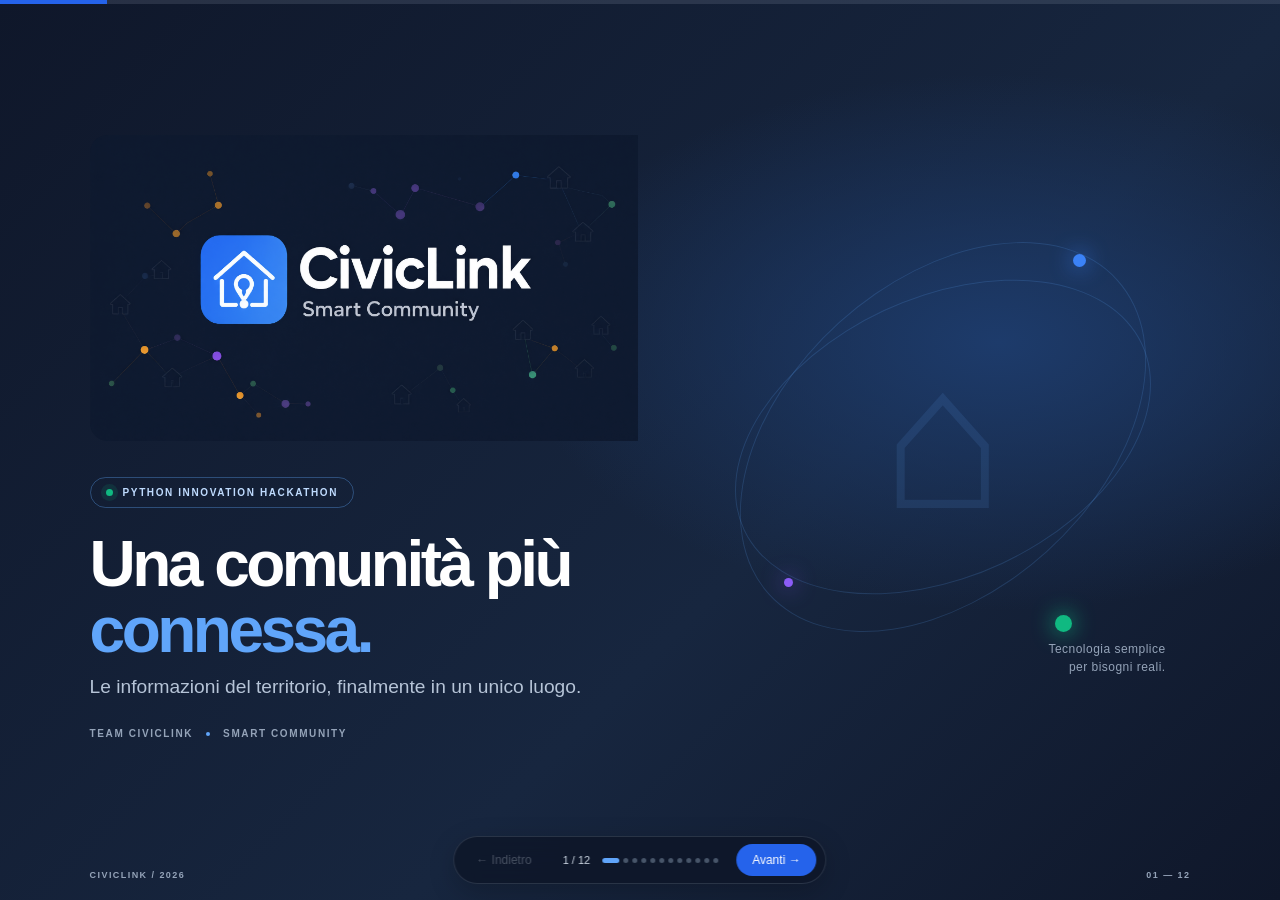
<file: Presentazione/index.html>
<!doctype html>
<html lang="it">
<head>
  <meta charset="utf-8">
  <meta name="viewport" content="width=device-width, initial-scale=1">
  <meta name="theme-color" content="#0F172A">
  <title>CivicLink — Smart Community</title>
  <link rel="stylesheet" href="style.css">
</head>
<body>
  <div class="progress-track" aria-hidden="true"><div class="progress-bar" id="progressBar"></div></div>
  <main class="deck" id="deck" aria-label="Presentazione CivicLink">
    <section class="slide dark cover active" data-title="Copertina">
      <div class="ambient ambient-a"></div><div class="ambient ambient-b"></div>
      <div class="cover-layout">
        <div class="cover-brand">
          <img class="brand-art" src="assets/civiclink-brand.png" alt="CivicLink — Smart Community">
          <div class="event-pill"><span class="pulse"></span> PYTHON INNOVATION HACKATHON</div>
          <h1>Una comunità più <span>connessa.</span></h1>
          <p class="lead">Le informazioni del territorio, finalmente in un unico luogo.</p>
          <div class="cover-meta"><span>TEAM CIVICLINK</span><i></i><span>SMART COMMUNITY</span></div>
        </div>
        <div class="cover-side">
          <div class="orbit orbit-one"></div><div class="orbit orbit-two"></div>
          <div class="node n1"></div><div class="node n2"></div><div class="node n3"></div>
          <div class="mini-home">⌂</div>
          <div class="side-caption">Tecnologia semplice<br>per bisogni reali.</div>
        </div>
      </div>
      <div class="slide-foot"><span>CIVICLINK / 2026</span><span>01 — 12</span></div>
    </section>

    <section class="slide light" data-title="Il problema">
      <header class="section-head"><div><span class="eyebrow">01 / CONTESTO</span><h2>Il problema è <em>la dispersione.</em></h2></div><span class="chapter">PERCHÉ SERVE</span></header>
      <p class="intro">Nelle comunità locali, le informazioni utili spesso esistono già. Il problema è trovarle, organizzarle e mantenerle aggiornate.</p>
      <div class="problem-grid">
        <article class="problem-card"><div class="icon-box orange"><svg viewBox="0 0 24 24"><path d="M4 5h16v12H8l-4 3z"/><path d="M8 9h8M8 13h5"/></svg></div><h3>Chat frammentate</h3><p>Segnalazioni e aggiornamenti si perdono tra messaggi e gruppi diversi.</p><span class="tag">INFORMAZIONI SPARSE</span></article>
        <article class="problem-card"><div class="icon-box purple"><svg viewBox="0 0 24 24"><path d="M4 4h16v16H4z"/><path d="M8 8h8M8 12h8M8 16h4"/></svg></div><h3>Bacheche difficili da consultare</h3><p>Avvisi cartacei o post isolati non offrono una visione aggiornata del territorio.</p><span class="tag">SCARSA VISIBILITÀ</span></article>
        <article class="problem-card"><div class="icon-box blue"><svg viewBox="0 0 24 24"><circle cx="10.5" cy="10.5" r="6.5"/><path d="m16 16 4 4M8 10h5M10.5 7.5v6"/></svg></div><h3>Ricerca poco efficace</h3><p>Ritrovare lo stato di una segnalazione o un oggetto smarrito richiede tempo.</p><span class="tag">TEMPI PIÙ LUNGHI</span></article>
      </div>
      <div class="insight"><span class="insight-mark">!</span><p><strong>Il risultato:</strong> meno coordinamento, informazioni duplicate e opportunità perse per chi vive il quartiere.</p></div>
      <div class="slide-foot"><span>CIVICLINK / IL PROBLEMA</span><span>02 — 12</span></div>
    </section>

    <section class="slide light" data-title="La soluzione">
      <header class="section-head"><div><span class="eyebrow">02 / LA RISPOSTA</span><h2>Un solo spazio. <em>Tre azioni.</em></h2></div><span class="chapter">LA SOLUZIONE</span></header>
      <p class="intro">CivicLink raccoglie i dati della comunità in un flusso semplice: inserire, seguire e consultare.</p>
      <div class="solution-grid">
        <article class="solution-card"><div class="solution-top"><span class="step-no">01</span><div class="icon-box blue"><svg viewBox="0 0 24 24"><path d="M12 20s7-4.5 7-10a7 7 0 0 0-14 0c0 5.5 7 10 7 10Z"/><path d="M12 7v6M9 10h6"/></svg></div></div><h3>Segnala</h3><p>Registra una criticità del territorio con categoria, zona e priorità.</p><span class="solution-link">INSERIMENTO ORDINATO <b>↗</b></span></article>
        <article class="solution-card featured"><div class="solution-top"><span class="step-no">02</span><div class="icon-box green"><svg viewBox="0 0 24 24"><path d="M4 12a8 8 0 1 0 2.3-5.6L4 8.8"/><path d="M4 4v5h5M12 7v5l3 2"/></svg></div></div><h3>Traccia</h3><p>Monitora lo stato delle segnalazioni e gestisci oggetti smarriti o ritrovati.</p><span class="solution-link">STATO SEMPRE CHIARO <b>↗</b></span></article>
        <article class="solution-card"><div class="solution-top"><span class="step-no">03</span><div class="icon-box purple"><svg viewBox="0 0 24 24"><path d="M4 19V5M4 19h17"/><path d="M8 16v-5h3v5M13 16V7h3v9M18 16v-8h2v8"/></svg></div></div><h3>Visualizza</h3><p>Consulta dati e statistiche attraverso una dashboard leggibile e filtrabile.</p><span class="solution-link">DATI A COLPO D'OCCHIO <b>↗</b></span></article>
      </div>
      <div class="bottom-note"><span class="check-dot">✓</span> Un'esperienza essenziale, pensata per rendere le informazioni accessibili.</div>
      <div class="slide-foot"><span>CIVICLINK / LA SOLUZIONE</span><span>03 — 12</span></div>
    </section>

    <section class="slide dark" data-title="Architettura">
      <header class="section-head inverse"><div><span class="eyebrow">03 / COME FUNZIONA</span><h2>Un'architettura <em>offline-first.</em></h2></div><span class="chapter">ARCHITETTURA</span></header>
      <p class="intro inverse-text">Un flusso lineare collega l'inserimento da terminale alla consultazione nella dashboard.</p>
      <div class="architecture">
        <div class="flow-row">
          <div class="flow-node"><span class="flow-icon">⌘</span><b>Terminale</b><small>Input operatore</small></div><div class="connector">→</div>
          <div class="flow-node primary-node"><span class="flow-icon">Py</span><b>main.py</b><small>Menu principale</small></div><div class="connector">→</div>
          <div class="flow-node"><span class="flow-icon">ƒ</span><b>Funzioni Python</b><small>Logica e validazione</small></div>
        </div>
        <div class="flow-down">↓</div>
        <div class="flow-row lower">
          <div class="flow-node data-node"><span class="flow-icon">{ }</span><b>JSON / CSV</b><small>Esportazione dati</small></div><div class="connector">→</div>
          <div class="flow-node"><span class="flow-icon">↥</span><b>Selezione manuale</b><small>Input file</small></div><div class="connector">→</div>
          <div class="flow-node dashboard-node"><span class="flow-icon">▦</span><b>Dashboard</b><small>HTML / CSS / JS</small></div>
        </div>
      </div>
      <div class="offline-strip"><div><span class="offline-check">✓</span><b>Nessun server</b></div><div><span class="offline-check">✓</span><b>Nessun database</b></div><div><span class="offline-check">✓</span><b>Nessuna API</b></div><div class="offline-highlight">100% OFFLINE</div></div>
      <div class="slide-foot"><span>CIVICLINK / ARCHITETTURA</span><span>04 — 12</span></div>
    </section>

    <section class="slide light" data-title="Backend Python">
      <header class="section-head"><div><span class="eyebrow">04 / IL MOTORE</span><h2>Backend Python: <em>gestione strutturata.</em></h2></div><span class="chapter">BACKEND</span></header>
      <p class="intro">Il programma da terminale guida l'operatore nelle attività principali e mantiene i dati organizzati.</p>
      <div class="backend-layout">
        <div class="terminal-card"><div class="terminal-bar"><i></i><i></i><i></i><span>civiclink — terminale</span></div><div class="terminal-body"><p class="muted-code">╭─ CIVICLINK / GESTIONE COMUNITÀ</p><p>│ 1. Nuova segnalazione</p><p>│ 2. Elenco segnalazioni</p><p>│ 3. Oggetti smarriti / ritrovati</p><p>│ 4. Statistiche</p><p>│ 7. Esporta dati</p><p>╰─ Seleziona un'opzione: <b class="cursor">_</b></p></div></div>
        <div class="backend-features">
          <div class="feature-row"><span class="feature-icon">01</span><div><b>Segnalazioni territoriali</b><p>Categoria, zona, priorità e stato.</p></div></div>
          <div class="feature-row"><span class="feature-icon">02</span><div><b>Oggetti smarriti e ritrovati</b><p>Registrazione e consultazione degli oggetti.</p></div></div>
          <div class="feature-row"><span class="feature-icon">03</span><div><b>Statistiche ed esportazione</b><p>Riepiloghi e file JSON + CSV.</p></div></div>
          <div class="feature-row"><span class="feature-icon">04</span><div><b>Affidabilità dei dati</b><p>Validazione input e backup automatico.</p></div></div>
        </div>
      </div>
      <div class="slide-foot"><span>CIVICLINK / BACKEND PYTHON</span><span>05 — 12</span></div>
    </section>

    <section class="slide light" data-title="Dashboard">
      <header class="section-head"><div><span class="eyebrow">05 / L'INTERFACCIA</span><h2>La dashboard, <em>tutto sotto controllo.</em></h2></div><span class="chapter">FRONTEND</span></header>
      <p class="intro">Una vista sintetica per leggere l'andamento della comunità, filtrare le tabelle e importare i dati esportati.</p>
      <div class="dashboard-wrap">
        <div class="dash-window">
          <div class="dash-top"><div class="dash-brand"><span class="tiny-logo">⌂</span><b>CivicLink</b><small>Smart Community</small></div><span class="dash-online"><i></i> Vista locale</span></div>
          <div class="dash-content">
            <div class="dash-title"><div><b>Panoramica</b><small>Riepilogo attività della comunità</small></div><span class="dash-date">DATI DIMOSTRATIVI</span></div>
            <div class="metric-row"><div class="metric"><small>Segnalazioni</small><b>05</b><span>Totale registrate</span></div><div class="metric"><small>Oggetti</small><b>03</b><span>Smarriti / ritrovati</span></div><div class="metric"><small>Categorie</small><b>06</b><span>Gestite dal sistema</span></div></div>
            <div class="dash-charts"><div class="dash-panel"><b>Segnalazioni per categoria</b><div class="bars"><i style="height:76%"></i><i style="height:48%"></i><i style="height:90%"></i><i style="height:34%"></i><i style="height:61%"></i><i style="height:25%"></i></div><div class="bar-labels"><span>Strade</span><span>Rifiuti</span><span>Verde</span><span>Altro</span></div></div><div class="dash-panel donut-panel"><b>Stato segnalazioni</b><div class="donut"></div><div class="legend"><span><i></i> Aperte</span><span><i></i> In corso</span><span><i></i> Risolte</span></div></div></div>
            <div class="dash-table"><b>Ultime attività</b><div class="table-line"><span>Buche stradali</span><span>Centro</span><em>In corso</em></div><div class="table-line"><span>Rifiuti abbandonati</span><span>Nord</span><em class="resolved">Risolta</em></div></div>
          </div>
        </div>
        <div class="dash-aside"><div class="aside-icon">↥</div><b>Importazione manuale</b><p>Il file JSON viene selezionato dall'utente e letto nel browser con <code>FileReader</code>.</p><div class="aside-tag">NESSUN COLLEGAMENTO REMOTO</div></div>
      </div>
      <div class="slide-foot"><span>CIVICLINK / FRONTEND DASHBOARD</span><span>06 — 12</span></div>
    </section>

    <section class="slide dark" data-title="Demo live">
      <header class="section-head inverse"><div><span class="eyebrow">06 / PROVA PRATICA</span><h2>Dalla console alla <em>dashboard.</em></h2></div><span class="chapter">DEMO LIVE</span></header>
      <p class="intro inverse-text">La dimostrazione segue quattro passaggi: avvio, caricamento dei dati demo, esportazione e apertura nel browser.</p>
      <div class="demo-layout">
        <div class="demo-steps">
          <div class="demo-step"><span>01</span><div><b>Avvia il programma</b><small>Apri il terminale nella cartella del progetto.</small></div></div>
          <div class="demo-step"><span>02</span><div><b>Carica i dati dimostrativi</b><small>Dal menu seleziona l'opzione 9.</small></div></div>
          <div class="demo-step"><span>03</span><div><b>Esporta i dati</b><small>Dal menu seleziona l'opzione 7.</small></div></div>
          <div class="demo-step"><span>04</span><div><b>Apri la dashboard</b><small>Carica il file JSON esportato tramite il selettore.</small></div></div>
        </div>
        <div class="demo-terminal"><div class="terminal-bar"><i></i><i></i><i></i><span>sequenza demo</span></div><pre><span class="prompt">$</span> python main.py

<span class="comment"># 1. Inserisci i dati dimostrativi</span>
<span class="prompt">Scelta:</span> 9
<span class="success">✓ Dati demo caricati</span>

<span class="comment"># 2. Esporta JSON e CSV</span>
<span class="prompt">Scelta:</span> 7
<span class="success">✓ Esportazione completata</span>

<span class="comment"># 3. Apri e importa nella dashboard</span>
<span class="prompt">$</span> apri frontend/index.html
<span class="prompt">File:</span> data/exports/dashboard_data.json
<span class="success">✓ Dashboard aggiornata</span></pre></div>
      </div>
      <div class="slide-foot"><span>CIVICLINK / DEMO</span><span>07 — 12</span></div>
    </section>

    <section class="slide light" data-title="I numeri">
      <header class="section-head"><div><span class="eyebrow">07 / IN SINTESI</span><h2>Piccolo progetto, <em>struttura concreta.</em></h2></div><span class="chapter">I NUMERI</span></header>
      <p class="intro">I dati demo mostrano le principali entità gestite e la scelta di mantenere il progetto leggero.</p>
      <div class="numbers-grid">
        <article class="number-card"><span class="number-icon blue">◎</span><strong>5</strong><b>Segnalazioni demo</b><small>Elementi territoriali di esempio</small><div class="number-line blue-line"></div></article>
        <article class="number-card"><span class="number-icon green">⌕</span><strong>3</strong><b>Oggetti demo</b><small>Record smarriti / ritrovati</small><div class="number-line green-line"></div></article>
        <article class="number-card"><span class="number-icon purple">▦</span><strong>6</strong><b>Categorie gestite</b><small>Classificazione delle segnalazioni</small><div class="number-line purple-line"></div></article>
        <article class="number-card"><span class="number-icon orange">0</span><strong>0</strong><b>Dipendenze esterne</b><small>Solo strumenti nativi</small><div class="number-line orange-line"></div></article>
      </div>
      <div class="numbers-foot"><b>Il valore non è la quantità di strumenti.</b> È la chiarezza del flusso e la facilità di utilizzo.</div>
      <div class="slide-foot"><span>CIVICLINK / I NUMERI</span><span>08 — 12</span></div>
    </section>

    <section class="slide light" data-title="Conformità hackathon">
      <header class="section-head"><div><span class="eyebrow">08 / REQUISITI</span><h2>Essenziale per scelta. <em>Conforme per progetto.</em></h2></div><span class="chapter">HACKATHON READY</span></header>
      <p class="intro">CivicLink rispetta i vincoli tecnici previsti, senza introdurre servizi o dipendenze non necessari.</p>
      <div class="compliance-layout">
        <div class="compliance-list">
          <div class="compliance-item"><span>✓</span><div><b>Solo standard library Python</b><small>Backend senza pacchetti aggiuntivi.</small></div><em>OK</em></div>
          <div class="compliance-item"><span>✓</span><div><b>JavaScript vanilla</b><small>Interfaccia senza framework esterni.</small></div><em>OK</em></div>
          <div class="compliance-item"><span>✓</span><div><b>Niente server, API o database</b><small>Elaborazione locale e file-based.</small></div><em>OK</em></div>
          <div class="compliance-item"><span>✓</span><div><b>Funzionamento offline</b><small>Utilizzo senza connessione Internet.</small></div><em>OK</em></div>
          <div class="compliance-item"><span>✓</span><div><b>JSON caricato manualmente</b><small>Importazione tramite FileReader.</small></div><em>OK</em></div>
        </div>
        <div class="compliance-stamp"><div class="stamp-ring"><span>✓</span></div><b>PRONTO PER LA DEMO</b><small>Un flusso trasparente, locale e verificabile.</small><div class="stamp-mini">CIVICLINK · SMART COMMUNITY</div></div>
      </div>
      <div class="slide-foot"><span>CIVICLINK / CONFORMITÀ</span><span>09 — 12</span></div>
    </section>

    <section class="slide light" data-title="Sviluppi futuri">
      <header class="section-head"><div><span class="eyebrow">09 / OLTRE L'MVP</span><h2>Possibili evoluzioni, <em>non incluse oggi.</em></h2></div><span class="chapter">ROADMAP</span></header>
      <p class="intro">L'MVP definisce una base concreta. Queste idee rappresentano direzioni future e non funzionalità già disponibili.</p>
      <div class="future-grid">
        <article class="future-card"><div class="future-number">01</div><div class="future-icon">♧</div><span class="future-label">NON PRESENTE NELL'MVP</span><h3>Notifiche automatiche</h3><p>Avvisi agli utenti quando una segnalazione cambia stato o viene pubblicato un aggiornamento.</p><div class="future-bottom">EVOLUZIONE POSSIBILE <span>↗</span></div></article>
        <article class="future-card"><div class="future-number">02</div><div class="future-icon">⌁</div><span class="future-label">NON PRESENTE NELL'MVP</span><h3>Priorità suggerita</h3><p>Un supporto alla valutazione basato sulla frequenza delle segnalazioni in una zona.</p><div class="future-bottom">EVOLUZIONE POSSIBILE <span>↗</span></div></article>
        <article class="future-card"><div class="future-number">03</div><div class="future-icon">⌖</div><span class="future-label">NON PRESENTE NELL'MVP</span><h3>Mappa interattiva</h3><p>Una vista geografica per esplorare le segnalazioni e individuare le aree più coinvolte.</p><div class="future-bottom">EVOLUZIONE POSSIBILE <span>↗</span></div></article>
      </div>
      <div class="slide-foot"><span>CIVICLINK / SVILUPPI FUTURI</span><span>10 — 12</span></div>
    </section>

    <section class="slide light" data-title="Team e crediti">
      <header class="section-head"><div><span class="eyebrow">10 / CHI C'È DIETRO</span><h2>Le persone dietro <em>CivicLink.</em></h2></div><span class="chapter">TEAM & CREDITI</span></header>
      <p class="intro">Un progetto realizzato per il Python Innovation Hackathon — tema Smart Community.</p>
      <div class="team-grid">
        <article class="team-card"><div class="avatar avatar-blue">SS</div><div class="team-role">CREATORE</div><h3>SIMONE<br>STELLABOTTE</h3><span>Team CivicLink</span></article>
        <article class="team-card"><div class="avatar avatar-purple">PR</div><div class="team-role">CREATORE</div><h3>PIETRO<br>RUSSO</h3><span>Team CivicLink</span></article>
        <article class="team-card"><div class="avatar avatar-green">MT</div><div class="team-role">CREATORE</div><h3>EMANUELE<br>TIMBO</h3><span>Team CivicLink</span></article>
        <article class="team-card"><div class="avatar avatar-orange">DS</div><div class="team-role">CREATORE</div><h3>DAVIDE<br>STORELLI</h3><span>Team CivicLink</span></article>
      </div>
      <div class="team-credit"><span class="credit-mark">✳</span><span><b>Grazie per l'attenzione.</b><small>Ideato e sviluppato in occasione del Python Innovation Hackathon.</small></span><span class="credit-topic">SMART COMMUNITY</span></div>
      <div class="slide-foot"><span>CIVICLINK / TEAM</span><span>11 — 12</span></div>
    </section>

    <section class="slide dark closing" data-title="Grazie">
      <div class="closing-glow"></div>
      <div class="closing-content">
        <img class="closing-brand" src="assets/civiclink-brand.png" alt="CivicLink — Smart Community">
        <div class="closing-line"></div>
        <h2>Grazie<span>.</span></h2><p>Domande?</p>
        <div class="closing-team">SIMONE STELLABOTTE <i>·</i> PIETRO RUSSO <i>·</i> EMANUELE TIMBO <i>·</i> DAVIDE STORELLI</div>
      </div>
      <div class="slide-foot"><span>CIVICLINK / SMART COMMUNITY</span><span>12 — 12</span></div>
    </section>
  </main>

  <nav class="controls" aria-label="Navigazione presentazione">
    <button class="nav-btn" id="prevBtn" type="button" aria-label="Slide precedente">← <span>Indietro</span></button>
    <div class="nav-center"><span id="slideCounter">1 / 12</span><div class="nav-dots" id="navDots" aria-label="Seleziona slide"></div></div>
    <button class="nav-btn next" id="nextBtn" type="button" aria-label="Slide successiva"><span>Avanti</span> →</button>
  </nav>
  <script src="script.js"></script>
</body>
</html>
</file>
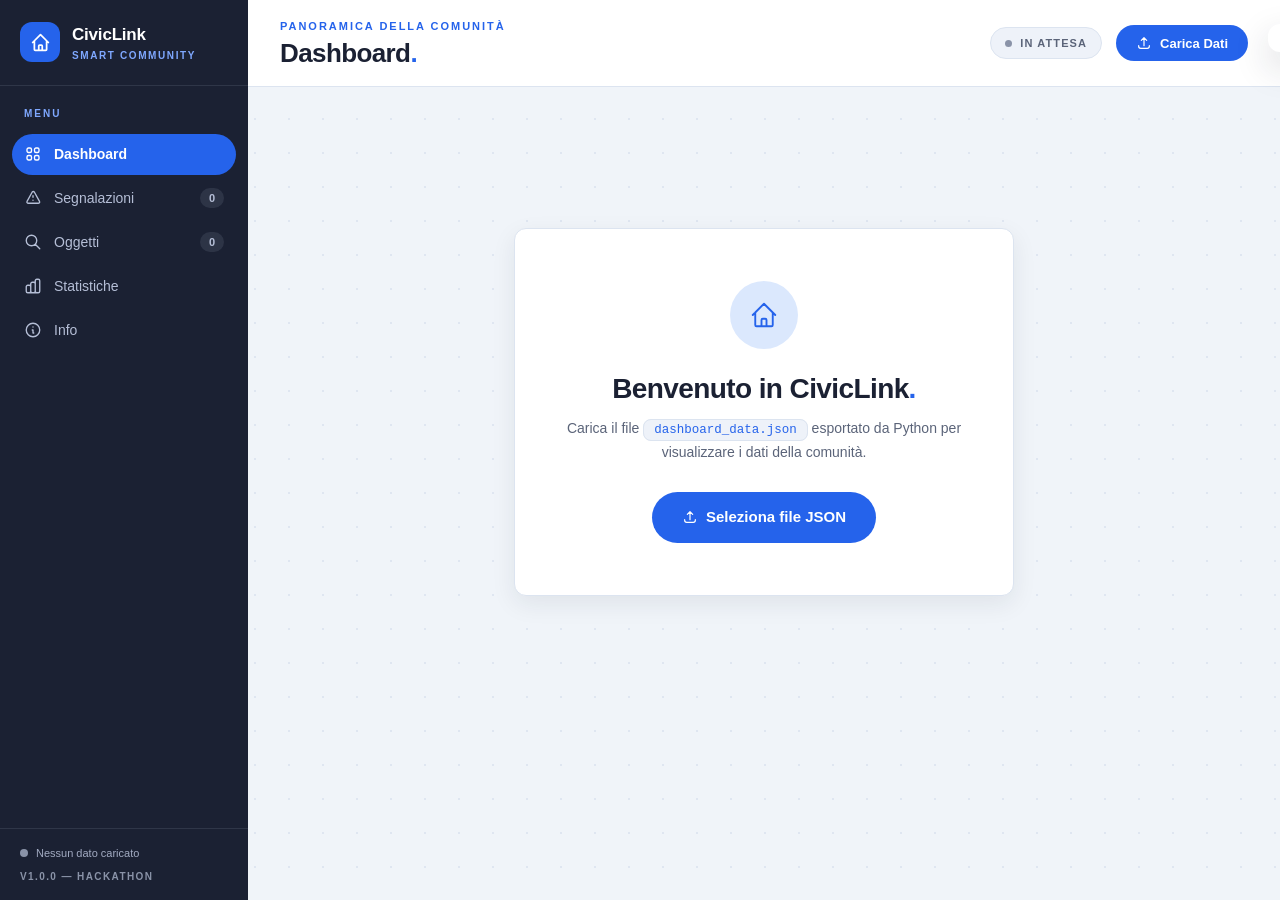
<file: CivicLink/frontend/index.html>
<!DOCTYPE html>
<html lang="it">
<head>
    <meta charset="UTF-8">
    <meta name="viewport" content="width=device-width, initial-scale=1.0">
    <title>CivicLink - Dashboard</title>
    <link rel="stylesheet" href="style.css">
</head>
<body>

    <!-- SIDEBAR -->
    <aside class="sidebar" id="sidebar">
        <div class="sidebar-header">
            <div class="logo-wrapper">
                <div class="logo-icon">
                    <svg viewBox="0 0 24 24" fill="none" stroke="currentColor" stroke-width="2">
                        <path stroke-linecap="round" stroke-linejoin="round" d="M3 12l2-2m0 0l7-7 7 7M5 10v10a1 1 0 001 1h3m10-11l2 2m-2-2v10a1 1 0 01-1 1h-3m-6 0a1 1 0 001-1v-4a1 1 0 011-1h2a1 1 0 011 1v4a1 1 0 001 1m-6 0h6"/>
                    </svg>
                </div>
                <div class="logo-text">
                    <span class="logo-name">CivicLink</span>
                    <span class="logo-sub">Smart Community</span>
                </div>
            </div>
        </div>

        <nav class="sidebar-nav">
            <span class="nav-label">Menu</span>
            <a href="#" class="nav-item active" data-section="dashboard">
                <svg viewBox="0 0 24 24" fill="none" stroke="currentColor" stroke-width="1.8"><path stroke-linecap="round" stroke-linejoin="round" d="M4 6a2 2 0 012-2h2a2 2 0 012 2v2a2 2 0 01-2 2H6a2 2 0 01-2-2V6zm10 0a2 2 0 012-2h2a2 2 0 012 2v2a2 2 0 01-2 2h-2a2 2 0 01-2-2V6zM4 16a2 2 0 012-2h2a2 2 0 012 2v2a2 2 0 01-2 2H6a2 2 0 01-2-2v-2zm10 0a2 2 0 012-2h2a2 2 0 012 2v2a2 2 0 01-2 2h-2a2 2 0 01-2-2v-2z"/></svg>
                <span>Dashboard</span>
            </a>
            <a href="#" class="nav-item" data-section="segnalazioni">
                <svg viewBox="0 0 24 24" fill="none" stroke="currentColor" stroke-width="1.8"><path stroke-linecap="round" stroke-linejoin="round" d="M12 9v2m0 4h.01m-6.938 4h13.856c1.54 0 2.502-1.667 1.732-2.5L13.732 4c-.77-.833-1.964-.833-2.732 0L4.082 16.5c-.77.833.192 2.5 1.732 2.5z"/></svg>
                <span>Segnalazioni</span>
                <span class="nav-counter" id="navCounterSeg">0</span>
            </a>
            <a href="#" class="nav-item" data-section="oggetti">
                <svg viewBox="0 0 24 24" fill="none" stroke="currentColor" stroke-width="1.8"><path stroke-linecap="round" stroke-linejoin="round" d="M21 21l-6-6m2-5a7 7 0 11-14 0 7 7 0 0114 0z"/></svg>
                <span>Oggetti</span>
                <span class="nav-counter" id="navCounterOg">0</span>
            </a>
            <a href="#" class="nav-item" data-section="statistiche">
                <svg viewBox="0 0 24 24" fill="none" stroke="currentColor" stroke-width="1.8"><path stroke-linecap="round" stroke-linejoin="round" d="M9 19v-6a2 2 0 00-2-2H5a2 2 0 00-2 2v6a2 2 0 002 2h2a2 2 0 002-2zm0 0V9a2 2 0 012-2h2a2 2 0 012 2v10m-6 0a2 2 0 002 2h2a2 2 0 002-2m0 0V5a2 2 0 012-2h2a2 2 0 012 2v14a2 2 0 01-2 2h-2a2 2 0 01-2-2z"/></svg>
                <span>Statistiche</span>
            </a>
            <a href="#" class="nav-item" data-section="info">
                <svg viewBox="0 0 24 24" fill="none" stroke="currentColor" stroke-width="1.8"><path stroke-linecap="round" stroke-linejoin="round" d="M13 16h-1v-4h-1m1-4h.01M21 12a9 9 0 11-18 0 9 9 0 0118 0z"/></svg>
                <span>Info</span>
            </a>
        </nav>

        <div class="sidebar-footer">
            <div class="sidebar-status">
                <span class="status-dot" id="statusDot"></span>
                <span class="status-text" id="statusText">Nessun dato caricato</span>
            </div>
            <p class="sidebar-version">v1.0.0 &mdash; Hackathon</p>
        </div>
    </aside>

    <!-- MAIN -->
    <div class="main-wrapper">

        <!-- Topbar -->
        <header class="topbar">
            <button class="menu-toggle" id="menuToggle" aria-label="Menu">
                <svg viewBox="0 0 24 24" fill="none" stroke="currentColor" stroke-width="2"><path stroke-linecap="round" d="M4 6h16M4 12h16M4 18h16"/></svg>
            </button>

            <div class="topbar-title-group">
                <h2 class="topbar-title" id="pageTitle">Dashboard</h2>
                <p class="topbar-subtitle" id="pageSubtitle">Panoramica della comunità</p>
            </div>

            <div class="topbar-right">
                <div class="data-status" id="dataStatus">
                    <span class="data-status-dot"></span>
                    <span class="data-status-text" id="dataStatusText">In attesa</span>
                </div>
                <button class="btn-primary" id="loadDataBtn">
                    <svg viewBox="0 0 24 24" fill="none" stroke="currentColor" stroke-width="1.8"><path stroke-linecap="round" stroke-linejoin="round" d="M4 16v1a3 3 0 003 3h10a3 3 0 003-3v-1m-4-8l-4-4m0 0L8 8m4-4v12"/></svg>
                    <span>Carica Dati</span>
                </button>
                <input type="file" id="fileInput" accept=".json" hidden>
            </div>
        </header>

        <!-- Toast -->
        <div class="toast" id="toast"></div>

        <!-- Content -->
        <main class="content">

            <!-- Welcome -->
            <div id="welcomeSection" class="welcome-section">
                <div class="welcome-card">
                    <div class="welcome-icon">
                        <svg viewBox="0 0 24 24" fill="none" stroke="currentColor" stroke-width="1.5"><path stroke-linecap="round" stroke-linejoin="round" d="M3 12l2-2m0 0l7-7 7 7M5 10v10a1 1 0 001 1h3m10-11l2 2m-2-2v10a1 1 0 01-1 1h-3m-6 0a1 1 0 001-1v-4a1 1 0 011-1h2a1 1 0 011 1v4a1 1 0 001 1m-6 0h6"/></svg>
                    </div>
                    <h2>Benvenuto in CivicLink</h2>
                    <p>Carica il file <code>dashboard_data.json</code> esportato da Python per visualizzare i dati della comunità.</p>
                    <label for="fileInput" class="btn-primary btn-lg">
                        <svg viewBox="0 0 24 24" fill="none" stroke="currentColor" stroke-width="1.8"><path stroke-linecap="round" stroke-linejoin="round" d="M4 16v1a3 3 0 003 3h10a3 3 0 003-3v-1m-4-8l-4-4m0 0L8 8m4-4v12"/></svg>
                        Seleziona file JSON
                    </label>
                </div>
            </div>

            <!-- DASHBOARD -->
            <section id="dashboardSection" class="section" style="display:none;">
                <!-- Metrics -->
                <div class="metrics-row">
                    <div class="metric-card">
                        <div class="metric-top">
                            <span class="metric-label">Segnalazioni Totali</span>
                            <div class="metric-icon mi-orange">
                                <svg viewBox="0 0 24 24" fill="none" stroke="currentColor" stroke-width="1.8"><path stroke-linecap="round" stroke-linejoin="round" d="M12 9v2m0 4h.01m-6.938 4h13.856c1.54 0 2.502-1.667 1.732-2.5L13.732 4c-.77-.833-1.964-.833-2.732 0L4.082 16.5c-.77.833.192 2.5 1.732 2.5z"/></svg>
                            </div>
                        </div>
                        <div class="metric-value" id="statTotale">0</div>
                        <div class="metric-sub">Totale registrato</div>
                    </div>
                    <div class="metric-card">
                        <div class="metric-top">
                            <span class="metric-label">Aperte</span>
                            <div class="metric-icon mi-blue">
                                <svg viewBox="0 0 24 24" fill="none" stroke="currentColor" stroke-width="1.8"><path stroke-linecap="round" stroke-linejoin="round" d="M12 8v4l3 3m6-3a9 9 0 11-18 0 9 9 0 0118 0z"/></svg>
                            </div>
                        </div>
                        <div class="metric-value" id="statAperte">0</div>
                        <div class="metric-sub">In attesa di intervento</div>
                    </div>
                    <div class="metric-card">
                        <div class="metric-top">
                            <span class="metric-label">In Lavorazione</span>
                            <div class="metric-icon mi-purple">
                                <svg viewBox="0 0 24 24" fill="none" stroke="currentColor" stroke-width="1.8"><path stroke-linecap="round" stroke-linejoin="round" d="M10.325 4.317c.426-1.756 2.924-1.756 3.35 0a1.724 1.724 0 002.573 1.066c1.543-.94 3.31.826 2.37 2.37a1.724 1.724 0 001.066 2.573c1.756.426 1.756 2.924 0 3.35a1.724 1.724 0 00-1.066 2.573c.94 1.543-.826 3.31-2.37 2.37a1.724 1.724 0 00-2.573 1.066c-.426 1.756-2.924 1.756-3.35 0a1.724 1.724 0 00-2.573-1.066c-1.543.94-3.31-.826-2.37-2.37a1.724 1.724 0 00-1.066-2.573c-1.756-.426-1.756-2.924 0-3.35a1.724 1.724 0 001.066-2.573c-.94-1.543.826-3.31 2.37-2.37.996.608 2.296.07 2.572-1.065z"/><path stroke-linecap="round" stroke-linejoin="round" d="M15 12a3 3 0 11-6 0 3 3 0 016 0z"/></svg>
                            </div>
                        </div>
                        <div class="metric-value" id="statLavorazione">0</div>
                        <div class="metric-sub">In corso di risoluzione</div>
                    </div>
                    <div class="metric-card">
                        <div class="metric-top">
                            <span class="metric-label">Risolte</span>
                            <div class="metric-icon mi-green">
                                <svg viewBox="0 0 24 24" fill="none" stroke="currentColor" stroke-width="1.8"><path stroke-linecap="round" stroke-linejoin="round" d="M9 12l2 2 4-4m6 2a9 9 0 11-18 0 9 9 0 0118 0z"/></svg>
                            </div>
                        </div>
                        <div class="metric-value" id="statRisolte">0</div>
                        <div class="metric-sub">Completate con successo</div>
                    </div>
                </div>

                <!-- Charts Row -->
                <div class="dashboard-grid">
                    <div class="card chart-card">
                        <div class="card-header">
                            <h3>Segnalazioni per Categoria</h3>
                        </div>
                        <div class="bar-chart" id="barChart"></div>
                        <div class="bar-labels" id="barLabels"></div>
                    </div>

                    <div class="card">
                        <div class="card-header"><h3>Distribuzione Stati</h3></div>
                        <div class="donut-flex">
                            <div class="donut-item">
                                <svg viewBox="0 0 120 120" class="donut-svg" id="donutStato"></svg>
                                <div class="donut-center"><span class="donut-pct" id="donutStatoPct">0%</span><span class="donut-lbl">Risolte</span></div>
                            </div>
                            <div class="donut-item">
                                <svg viewBox="0 0 120 120" class="donut-svg" id="donutOggetti"></svg>
                                <div class="donut-center"><span class="donut-pct" id="donutOggettiPct">0%</span><span class="donut-lbl">Ritrovati</span></div>
                            </div>
                        </div>
                    </div>
                </div>

                <!-- Recent -->
                <div class="recent-grid">
                    <div class="card">
                        <div class="card-header"><h3>Ultime Segnalazioni</h3></div>
                        <div class="recent-list" id="recentSegnalazioni"></div>
                    </div>
                    <div class="card">
                        <div class="card-header"><h3>Oggetti Recenti</h3></div>
                        <div class="recent-list" id="recentOggetti"></div>
                    </div>
                </div>
            </section>

            <!-- SEGNALAZIONI -->
            <section id="segnalazioniSection" class="section" style="display:none;">
                <div class="card">
                    <div class="card-header">
                        <h3>Segnalazioni del Territorio</h3>
                        <div class="filters">
                            <div class="search-box">
                            <svg viewBox="0 0 24 24" fill="none" stroke="currentColor" stroke-width="2"><path stroke-linecap="round" stroke-linejoin="round" d="M21 21l-6-6m2-5a7 7 0 11-14 0 7 7 0 0114 0z"/></svg>
                            <input type="text" id="searchSegnalazioni" placeholder="Cerca titolo, zona, categoria...">
                        </div>
                            <select id="filterCategoria" class="filter-select"><option value="">Tutte le categorie</option></select>
                            <select id="filterStato" class="filter-select"><option value="">Tutti gli stati</option></select>
                            <select id="filterPriorita" class="filter-select"><option value="">Tutte le priorità</option></select>
                        </div>
                    </div>
                    <div class="table-wrap">
                        <table class="table" id="tabellaSegnalazioni">
                            <thead><tr><th>ID</th><th>Titolo</th><th>Categoria</th><th>Zona</th><th>Priorità</th><th>Data</th><th>Stato</th></tr></thead>
                            <tbody></tbody>
                        </table>
                    </div>
                    <p id="noSegnalazioni" class="no-data" style="display:none;">Nessuna segnalazione trovata.</p>
                </div>
            </section>

            <!-- OGGETTI -->
            <section id="oggettiSection" class="section" style="display:none;">
                <div class="card">
                    <div class="card-header">
                        <h3>Oggetti Smarriti e Ritrovati</h3>
                        <div class="filters">
                            <div class="search-box">
                            <svg viewBox="0 0 24 24" fill="none" stroke="currentColor" stroke-width="2"><path stroke-linecap="round" stroke-linejoin="round" d="M21 21l-6-6m2-5a7 7 0 11-14 0 7 7 0 0114 0z"/></svg>
                            <input type="text" id="searchOggetti" placeholder="Cerca nome, luogo, tipologia...">
                        </div>
                            <select id="filterTipologia" class="filter-select"><option value="">Tutte le tipologie</option></select>
                            <select id="filterAnnuncio" class="filter-select"><option value="">Tutti gli annunci</option></select>
                        </div>
                    </div>
                    <div class="table-wrap">
                        <table class="table" id="tabellaOggetti">
                            <thead><tr><th>ID</th><th>Nome</th><th>Tipologia</th><th>Annuncio</th><th>Luogo</th><th>Data</th><th>Stato</th></tr></thead>
                            <tbody></tbody>
                        </table>
                    </div>
                    <p id="noOggetti" class="no-data" style="display:none;">Nessun oggetto trovato.</p>
                </div>
            </section>

            <!-- STATISTICHE -->
            <section id="statisticheSection" class="section" style="display:none;">
                <div class="stats-grid">
                    <div class="card"><h4>Segnalazioni per Stato</h4><div id="statsStato" class="stat-list"></div></div>
                    <div class="card"><h4>Segnalazioni per Categoria</h4><div id="statsCategoria" class="stat-list"></div></div>
                    <div class="card"><h4>Segnalazioni per Priorità</h4><div id="statsPriorita" class="stat-list"></div></div>
                    <div class="card"><h4>Oggetti per Tipologia</h4><div id="statsTipologia" class="stat-list"></div></div>
                </div>
            </section>

            <!-- INFO -->
            <section id="infoSection" class="section" style="display:none;">
                <div class="card info-card">
                    <h3>Informazioni su CivicLink</h3>
                    <p>CivicLink è un'applicazione per migliorare la vita quotidiana di una comunità. Permette di segnalare problemi territoriali e gestire oggetti smarriti o ritrovati.</p>
                    <div class="arch-flow">
                        <div class="arch-step"><span>&#128187;</span><p>Terminale</p><small>main.py</small></div>
                        <span class="arch-arrow">&rarr;</span>
                        <div class="arch-step"><span>&#128013;</span><p>Python</p><small>Logica</small></div>
                        <span class="arch-arrow">&rarr;</span>
                        <div class="arch-step"><span>&#128196;</span><p>JSON/CSV</p><small>Export</small></div>
                        <span class="arch-arrow">&rarr;</span>
                        <div class="arch-step"><span>&#127760;</span><p>Dashboard</p><small>HTML/CSS/JS</small></div>
                    </div>
                    <p>100% offline. Nessun server, nessun database, nessuna API esterna.</p>
                    <p><strong>Progetto realizzato per il Python Innovation Hackathon &mdash; Tema: Smart Community</strong></p>
                </div>
            </section>

        </main>
    </div>

    <script src="script.js"></script>
</body>
</html>
</file>
<file: Presentazione/style.css>
/* Font di sistema: nessuna risorsa esterna */
:root{--navy:#1E293B;--deep:#0F172A;--blue:#2563EB;--blue-hover:#1D4ED8;--paper:#F1F5F9;--white:#fff;--green:#10B981;--orange:#F59E0B;--red:#EF4444;--purple:#8B5CF6;--ink:#1E293B;--muted:#64748B;--soft:#94A3B8;--line:#E2E8F0;--ease:cubic-bezier(.2,.7,.2,1)}
*{box-sizing:border-box}html,body{margin:0;width:100%;height:100%;overflow:hidden;font-family:-apple-system,BlinkMacSystemFont,"Segoe UI",Roboto,sans-serif;background:var(--deep);color:var(--ink)}button{font:inherit}.progress-track{position:fixed;z-index:30;top:0;left:0;width:100%;height:4px;background:rgba(148,163,184,.18)}.progress-bar{height:100%;width:8.333%;background:var(--blue);transition:width .35s var(--ease)}.deck{height:100%;width:100%;position:relative}.slide{position:absolute;inset:0;padding:clamp(28px,4.5vh,54px) clamp(30px,7vw,112px) 66px;display:flex;flex-direction:column;overflow:hidden;opacity:0;visibility:hidden;transform:translateX(24px);transition:opacity .36s var(--ease),transform .36s var(--ease),visibility .36s}.slide.active{opacity:1;visibility:visible;transform:translateX(0);z-index:2}.dark{background:var(--deep);color:#fff}.light{background:var(--paper);color:var(--ink)}.slide:after{content:"";position:absolute;inset:0;pointer-events:none;opacity:.18;background-image:radial-gradient(#94A3B8 .7px,transparent .7px);background-size:22px 22px;mask-image:linear-gradient(90deg,black,transparent 75%)}.slide>*{position:relative;z-index:1}.section-head{display:flex;justify-content:space-between;align-items:flex-end;gap:20px;margin:0 0 clamp(12px,2vh,22px)}.eyebrow{font-size:clamp(9px,.85vw,12px);font-weight:800;letter-spacing:.19em;color:var(--blue)}h2{font-size:clamp(29px,3.25vw,48px);line-height:1.08;letter-spacing:-.045em;margin:9px 0 0;font-weight:800}h2 em{font-style:normal;color:var(--blue)}.chapter{font-size:10px;letter-spacing:.16em;font-weight:800;color:#94A3B8;padding-bottom:6px;white-space:nowrap}.intro{max-width:780px;color:var(--muted);font-size:clamp(13px,1.2vw,17px);line-height:1.55;margin:0 0 clamp(20px,3.2vh,36px)}.inverse .eyebrow{color:#60A5FA}.inverse h2{color:#fff}.inverse h2 em{color:#60A5FA}.inverse-text{color:#94A3B8}.slide-foot{position:absolute!important;z-index:5!important;left:clamp(30px,7vw,112px);right:clamp(30px,7vw,112px);bottom:20px;display:flex;justify-content:space-between;color:#94A3B8;font-size:9px;letter-spacing:.16em;font-weight:700}.light .slide-foot{color:#94A3B8}
.cover{background:radial-gradient(ellipse at 78% 38%,#1d3b6b 0%,transparent 34%),linear-gradient(135deg,#0F172A,#17263f 60%,#0F172A)}.cover-layout{height:100%;display:grid;grid-template-columns:1.1fr .9fr;align-items:center;max-width:1280px;margin:auto;width:100%}.brand-art{display:block;width:min(100%,610px);height:auto;max-height:34vh;object-fit:contain;object-position:left center;border-radius:18px;mix-blend-mode:screen;margin-bottom:clamp(20px,4vh,44px)}.event-pill{display:inline-flex;align-items:center;gap:10px;border:1px solid rgba(96,165,250,.35);border-radius:99px;padding:9px 15px;color:#BFDBFE;font-size:10px;letter-spacing:.16em;font-weight:800}.pulse{width:7px;height:7px;border-radius:50%;background:var(--green);box-shadow:0 0 0 5px rgba(16,185,129,.12)}.cover h1{font-size:clamp(36px,5vw,70px);letter-spacing:-.055em;line-height:1.03;margin:24px 0 12px;max-width:680px}.cover h1 span{color:#60A5FA}.lead{color:#B6C4D7;font-size:clamp(15px,1.5vw,21px);margin:0 0 30px}.cover-meta{display:flex;align-items:center;gap:13px;color:#94A3B8;font-size:10px;letter-spacing:.16em;font-weight:800}.cover-meta i{height:4px;width:4px;border-radius:50%;background:#60A5FA}.cover-side{height:70%;position:relative;display:grid;place-items:center}.orbit{position:absolute;border:1px solid rgba(96,165,250,.18);border-radius:50%;transform:rotate(-25deg)}.orbit-one{width:min(35vw,440px);height:min(22vw,280px)}.orbit-two{width:min(25vw,310px);height:min(37vw,470px);transform:rotate(48deg)}.node{position:absolute;width:13px;height:13px;border-radius:50%;box-shadow:0 0 22px currentColor}.n1{background:#3B82F6;color:#3B82F6;top:17%;right:21%}.n2{background:#8B5CF6;color:#8B5CF6;bottom:23%;left:18%;width:9px;height:9px}.n3{background:#10B981;color:#10B981;bottom:15%;right:24%;width:17px;height:17px}.mini-home{font-size:clamp(100px,16vw,220px);color:rgba(96,165,250,.12);font-weight:200}.side-caption{position:absolute;bottom:7%;right:5%;font-size:12px;line-height:1.5;letter-spacing:.04em;color:#94A3B8;text-align:right}
.problem-grid,.solution-grid,.future-grid{display:grid;grid-template-columns:repeat(3,1fr);gap:clamp(12px,1.7vw,22px)}.problem-card,.solution-card,.future-card,.number-card,.team-card{background:#fff;border:1px solid #E7EDF4;border-radius:16px;box-shadow:0 1px 3px rgba(0,0,0,.06)}.problem-card{padding:clamp(17px,2vw,27px);min-height:clamp(190px,25vh,245px)}.icon-box{width:44px;height:44px;border-radius:13px;display:grid;place-items:center}.icon-box svg{width:22px;height:22px;fill:none;stroke:currentColor;stroke-width:1.7;stroke-linecap:round;stroke-linejoin:round}.blue{background:#DBEAFE;color:var(--blue)}.orange{background:#FEF3C7;color:#D97706}.purple{background:#EDE9FE;color:var(--purple)}.green{background:#D1FAE5;color:#059669}.problem-card h3,.solution-card h3,.future-card h3{font-size:clamp(16px,1.5vw,20px);margin:18px 0 8px;letter-spacing:-.02em}.problem-card p,.solution-card p,.future-card p{font-size:clamp(12px,1vw,14px);line-height:1.55;color:var(--muted);margin:0}.tag{display:inline-block;margin-top:17px;color:#94A3B8;font-size:9px;font-weight:800;letter-spacing:.13em}.insight{margin-top:auto;background:#E8F0FF;border:1px solid #D6E5FF;border-radius:13px;padding:14px 18px;display:flex;align-items:center;gap:13px}.insight p{margin:0;color:#334155;font-size:clamp(12px,1vw,14px)}.insight-mark{width:25px;height:25px;border-radius:50%;background:#2563EB;color:white;display:grid;place-items:center;font-weight:800;flex:none}
.solution-card{padding:clamp(19px,2.1vw,28px);min-height:clamp(225px,30vh,285px);display:flex;flex-direction:column}.solution-card.featured{border-color:#93C5FD;box-shadow:0 8px 25px rgba(37,99,235,.09)}.solution-top{display:flex;align-items:center;justify-content:space-between}.step-no{font-size:12px;font-weight:800;color:#94A3B8;letter-spacing:.12em}.solution-card h3{font-size:clamp(21px,2vw,27px);margin-top:22px}.solution-link{display:flex;justify-content:space-between;margin-top:auto;padding-top:22px;color:var(--blue);font-size:9px;font-weight:800;letter-spacing:.1em}.bottom-note{margin-top:auto;display:flex;align-items:center;gap:10px;color:#64748B;font-size:12px}.check-dot{width:21px;height:21px;border-radius:50%;background:#D1FAE5;color:#059669;display:grid;place-items:center;font-weight:900}
.architecture{margin:auto 0;display:flex;flex-direction:column;align-items:center;gap:8px}.flow-row{width:100%;display:grid;grid-template-columns:1fr 35px 1fr 35px 1fr;align-items:center;gap:7px}.flow-node{background:#1E293B;border:1px solid #334155;border-radius:13px;padding:17px 12px;text-align:center;display:flex;flex-direction:column;align-items:center;gap:6px;min-height:111px;justify-content:center}.flow-node b{font-size:clamp(12px,1.15vw,15px)}.flow-node small{color:#94A3B8;font-size:10px}.flow-icon{width:31px;height:31px;border-radius:9px;background:#334155;color:#BFDBFE;display:grid;place-items:center;font-size:15px;font-weight:800}.primary-node{border-color:#2563EB;background:#1E3A68}.primary-node .flow-icon{background:#2563EB;color:#fff}.data-node{border-color:#0F766E}.data-node .flow-icon{background:#064E3B;color:#6EE7B7}.dashboard-node{border-color:#7C3AED}.dashboard-node .flow-icon{background:#5B21B6;color:#DDD6FE}.connector{color:#60A5FA;text-align:center;font-size:24px}.flow-down{color:#60A5FA;font-size:23px;line-height:1}.offline-strip{display:grid;grid-template-columns:repeat(4,1fr);gap:10px;margin-top:auto;background:#17263B;border:1px solid #263B58;border-radius:13px;padding:14px 18px}.offline-strip>div{display:flex;align-items:center;justify-content:center;gap:8px;font-size:clamp(10px,.95vw,13px);color:#DCE7F5}.offline-check{color:#34D399;font-weight:900}.offline-highlight{color:#6EE7B7!important;font-size:11px;font-weight:900;letter-spacing:.14em}
.backend-layout{display:grid;grid-template-columns:.95fr 1.05fr;gap:clamp(20px,4vw,55px);align-items:center;flex:1;min-height:0}.terminal-card,.demo-terminal{background:#0F172A;border-radius:15px;overflow:hidden;box-shadow:0 12px 30px rgba(15,23,42,.15)}.terminal-bar{height:36px;background:#17263B;display:flex;align-items:center;gap:6px;padding:0 14px}.terminal-bar i{width:7px;height:7px;border-radius:50%;background:#64748B}.terminal-bar i:first-child{background:#F87171}.terminal-bar i:nth-child(2){background:#FBBF24}.terminal-bar i:nth-child(3){background:#34D399}.terminal-bar span{margin-left:8px;color:#94A3B8;font-size:10px}.terminal-body{padding:clamp(16px,2vw,25px);color:#DCE7F5;font:clamp(10px,1vw,13px)/1.9 ui-monospace,SFMono-Regular,Consolas,monospace}.terminal-body p{margin:0}.muted-code{color:#60A5FA}.cursor{color:#34D399}.backend-features{display:flex;flex-direction:column;gap:clamp(13px,2vh,20px)}.feature-row{display:flex;gap:14px;align-items:flex-start}.feature-icon{width:34px;height:34px;flex:none;border-radius:10px;background:#DBEAFE;color:var(--blue);display:grid;place-items:center;font-size:11px;font-weight:900}.feature-row b{font-size:clamp(13px,1.1vw,15px)}.feature-row p{font-size:clamp(11px,.95vw,13px);color:var(--muted);margin:4px 0 0}
.dashboard-wrap{display:grid;grid-template-columns:1fr 220px;gap:17px;align-items:stretch;min-height:0;flex:1}.dash-window{background:#fff;border:1px solid #DCE5EF;border-radius:14px;box-shadow:0 8px 24px rgba(15,23,42,.07);overflow:hidden}.dash-top{height:39px;border-bottom:1px solid #E8EEF5;display:flex;align-items:center;justify-content:space-between;padding:0 14px}.dash-brand{display:flex;align-items:center;gap:7px;font-size:11px}.tiny-logo{width:20px;height:20px;border-radius:6px;background:var(--blue);color:white;display:grid;place-items:center}.dash-brand small{color:#94A3B8;font-size:9px}.dash-online{font-size:9px;color:#64748B}.dash-online i{display:inline-block;width:6px;height:6px;background:#10B981;border-radius:50%;margin-right:5px}.dash-content{padding:clamp(10px,1.2vw,16px)}.dash-title{display:flex;justify-content:space-between;align-items:center;margin-bottom:10px}.dash-title b{display:block;font-size:14px}.dash-title small{display:block;color:#94A3B8;font-size:9px;margin-top:3px}.dash-date{font-size:8px;color:#64748B;background:#F1F5F9;padding:6px 8px;border-radius:5px;letter-spacing:.07em}.metric-row{display:grid;grid-template-columns:repeat(3,1fr);gap:8px}.metric{border:1px solid #E8EEF5;border-radius:8px;padding:9px}.metric small,.metric span{display:block;font-size:8px;color:#64748B}.metric b{display:block;font-size:22px;margin:3px 0;color:#1E293B}.dash-charts{display:grid;grid-template-columns:1.2fr .8fr;gap:9px;margin-top:9px}.dash-panel{border:1px solid #E8EEF5;border-radius:8px;padding:9px;min-height:105px}.dash-panel>b,.dash-table>b{font-size:9px}.bars{height:55px;display:flex;align-items:flex-end;gap:9px;padding:5px 10px 0}.bars i{flex:1;background:linear-gradient(180deg,#60A5FA,#2563EB);border-radius:3px 3px 0 0}.bar-labels{display:flex;justify-content:space-around;font-size:7px;color:#94A3B8;margin-top:3px}.donut-panel{display:flex;flex-direction:column;align-items:center}.donut{width:55px;height:55px;border-radius:50%;margin:7px 0;background:conic-gradient(#2563EB 0 43%,#10B981 43% 72%,#F59E0B 72% 100%);position:relative}.donut:after{content:"";position:absolute;inset:11px;background:#fff;border-radius:50%}.legend{display:flex;gap:7px;font-size:7px;color:#64748B}.legend i{display:inline-block;width:5px;height:5px;background:#2563EB;border-radius:50%}.legend span:nth-child(2) i{background:#10B981}.legend span:nth-child(3) i{background:#F59E0B}.dash-table{margin-top:9px;border:1px solid #E8EEF5;border-radius:8px;padding:8px}.table-line{display:grid;grid-template-columns:1.5fr .7fr .7fr;gap:8px;padding:6px 0;border-top:1px solid #F1F5F9;font-size:8px;color:#475569}.table-line:first-of-type{margin-top:5px}.table-line em{font-style:normal;color:#D97706;background:#FEF3C7;border-radius:9px;padding:2px 6px;text-align:center}.table-line em.resolved{color:#059669;background:#D1FAE5}.dash-aside{border-radius:13px;background:#E8F0FF;border:1px solid #D6E5FF;padding:18px;display:flex;flex-direction:column;justify-content:center}.aside-icon{width:39px;height:39px;border-radius:11px;background:#2563EB;color:#fff;display:grid;place-items:center;font-size:20px;margin-bottom:14px}.dash-aside b{font-size:13px}.dash-aside p{font-size:11px;line-height:1.55;color:#475569}.dash-aside code{font-size:10px;background:#DBEAFE;padding:2px 4px;border-radius:4px}.aside-tag{margin-top:10px;font-size:8px;letter-spacing:.08em;font-weight:900;color:#2563EB}
.demo-layout{display:grid;grid-template-columns:.85fr 1.15fr;gap:clamp(20px,4vw,54px);align-items:center;flex:1}.demo-steps{display:flex;flex-direction:column;gap:clamp(14px,2.4vh,24px)}.demo-step{display:flex;align-items:flex-start;gap:15px}.demo-step>span{width:31px;height:31px;border-radius:10px;background:#1E3A68;border:1px solid #31588E;color:#93C5FD;display:grid;place-items:center;font-size:10px;font-weight:900;flex:none}.demo-step b{display:block;font-size:clamp(13px,1.2vw,16px);margin:2px 0 4px}.demo-step small{font-size:clamp(10px,.9vw,12px);color:#94A3B8;line-height:1.45}.demo-terminal pre{padding:clamp(14px,2vw,25px);margin:0;color:#DCE7F5;font:clamp(9px,.92vw,12px)/1.8 ui-monospace,SFMono-Regular,Consolas,monospace;white-space:pre-wrap}.prompt{color:#60A5FA}.comment{color:#64748B}.success{color:#34D399}
.numbers-grid{display:grid;grid-template-columns:repeat(4,1fr);gap:clamp(10px,1.4vw,18px);margin:auto 0}.number-card{padding:clamp(16px,2vw,25px);display:flex;flex-direction:column;min-height:clamp(195px,27vh,245px)}.number-icon{width:35px;height:35px;border-radius:10px;display:grid;place-items:center;font-weight:900;font-size:16px}.number-card strong{font-size:clamp(42px,5vw,68px);letter-spacing:-.06em;line-height:1;margin:17px 0 8px;color:#0F172A}.number-card>b{font-size:clamp(12px,1.05vw,14px)}.number-card small{color:#94A3B8;font-size:10px;margin-top:6px}.number-line{height:3px;width:35px;border-radius:3px;margin-top:auto}.blue-line{background:#2563EB}.green-line{background:#10B981}.purple-line{background:#8B5CF6}.orange-line{background:#F59E0B}.numbers-foot{border-top:1px solid #DCE5EF;padding-top:16px;color:#64748B;font-size:12px}.numbers-foot b{color:#334155}
.compliance-layout{display:grid;grid-template-columns:1.2fr .8fr;gap:clamp(20px,5vw,65px);align-items:center;flex:1}.compliance-list{display:flex;flex-direction:column;gap:9px}.compliance-item{display:grid;grid-template-columns:30px 1fr auto;gap:12px;align-items:center;background:#fff;border:1px solid #E7EDF4;border-radius:11px;padding:12px 15px}.compliance-item>span{width:25px;height:25px;border-radius:50%;background:#D1FAE5;color:#059669;display:grid;place-items:center;font-weight:900}.compliance-item b{display:block;font-size:clamp(12px,1vw,14px)}.compliance-item small{display:block;color:#94A3B8;font-size:10px;margin-top:3px}.compliance-item em{font-style:normal;color:#059669;background:#D1FAE5;border-radius:20px;padding:5px 9px;font-size:8px;font-weight:900;letter-spacing:.08em}.compliance-stamp{min-height:250px;border-radius:17px;background:#E8F0FF;border:1px solid #D6E5FF;display:flex;flex-direction:column;align-items:center;justify-content:center;text-align:center;padding:20px}.stamp-ring{width:90px;height:90px;border:2px solid #93C5FD;border-radius:50%;display:grid;place-items:center;margin-bottom:18px}.stamp-ring span{width:65px;height:65px;border-radius:50%;background:#2563EB;color:#fff;display:grid;place-items:center;font-size:31px}.compliance-stamp>b{font-size:12px;letter-spacing:.12em;color:#1D4ED8}.compliance-stamp small{max-width:210px;line-height:1.5;color:#64748B;font-size:11px;margin-top:8px}.stamp-mini{font-size:8px;color:#93A4BB;letter-spacing:.13em;margin-top:20px;font-weight:800}
.future-card{position:relative;padding:clamp(17px,2vw,25px);min-height:clamp(230px,31vh,290px);display:flex;flex-direction:column;overflow:hidden}.future-number{position:absolute;right:17px;top:10px;font-size:40px;font-weight:900;color:#F1F5F9;letter-spacing:-.06em}.future-icon{font-size:25px;color:var(--blue);margin:5px 0 14px}.future-label{align-self:flex-start;background:#FFF7ED;color:#C2410C;border:1px solid #FED7AA;border-radius:20px;padding:5px 8px;font-size:8px;font-weight:900;letter-spacing:.06em}.future-card h3{margin-top:14px}.future-bottom{margin-top:auto;padding-top:17px;border-top:1px solid #F1F5F9;color:#94A3B8;font-size:8px;font-weight:900;letter-spacing:.1em;display:flex;justify-content:space-between}.future-bottom span{color:var(--blue);font-size:13px}
.team-grid{display:grid;grid-template-columns:repeat(4,1fr);gap:clamp(10px,1.5vw,20px);margin:auto 0}.team-card{text-align:center;padding:clamp(16px,2vw,25px) 10px;min-height:clamp(190px,25vh,235px);display:flex;flex-direction:column;align-items:center;justify-content:center}.avatar{width:clamp(50px,5vw,68px);height:clamp(50px,5vw,68px);border-radius:20px;display:grid;place-items:center;font-weight:900;font-size:19px;margin-bottom:14px}.avatar-blue{background:#DBEAFE;color:#2563EB}.avatar-purple{background:#EDE9FE;color:#7C3AED}.avatar-green{background:#D1FAE5;color:#059669}.avatar-orange{background:#FEF3C7;color:#D97706}.team-role{font-size:8px;font-weight:900;letter-spacing:.15em;color:#94A3B8}.team-card h3{font-size:clamp(12px,1.25vw,17px);line-height:1.25;margin:9px 0 8px;letter-spacing:-.02em}.team-card>span{font-size:10px;color:#94A3B8}.team-credit{display:flex;align-items:center;gap:12px;background:#E8F0FF;border:1px solid #D6E5FF;border-radius:12px;padding:12px 16px}.credit-mark{width:30px;height:30px;border-radius:9px;background:#2563EB;color:#fff;display:grid;place-items:center}.team-credit b,.team-credit small{display:block}.team-credit b{font-size:12px}.team-credit small{font-size:10px;color:#64748B;margin-top:3px}.credit-topic{margin-left:auto;font-size:8px;font-weight:900;letter-spacing:.12em;color:#2563EB}
.closing{background:radial-gradient(ellipse at 50% 40%,#1D3A66 0%,#0F172A 65%)}.closing-glow{position:absolute!important;width:60vw;height:60vw;border-radius:50%;border:1px solid rgba(96,165,250,.1);left:50%;top:50%;transform:translate(-50%,-50%);box-shadow:0 0 0 70px rgba(96,165,250,.025),0 0 0 140px rgba(96,165,250,.02)}.closing-content{margin:auto;text-align:center;display:flex;flex-direction:column;align-items:center}.closing-brand{width:min(60vw,580px);max-height:30vh;object-fit:contain;border-radius:16px;mix-blend-mode:screen}.closing-line{height:1px;width:70px;background:#3B82F6;margin:clamp(20px,4vh,40px) 0}.closing h2{font-size:clamp(55px,8vw,100px);color:#fff;margin:0;letter-spacing:-.07em}.closing h2 span{color:#60A5FA}.closing-content>p{font-size:clamp(22px,2.5vw,32px);color:#BFDBFE;margin:8px 0 30px}.closing-team{font-size:clamp(8px,.85vw,11px);letter-spacing:.1em;color:#94A3B8;font-weight:700}.closing-team i{font-style:normal;color:#60A5FA;padding:0 5px}
.controls{position:fixed;z-index:40;bottom:16px;left:50%;transform:translateX(-50%);display:flex;align-items:center;gap:18px;padding:7px 9px;background:rgba(15,23,42,.92);border:1px solid rgba(148,163,184,.2);border-radius:99px;box-shadow:0 8px 28px rgba(0,0,0,.2);backdrop-filter:blur(12px)}.nav-btn{border:0;background:transparent;color:#CBD5E1;border-radius:99px;padding:9px 13px;cursor:pointer;font-size:12px;transition:background .2s,color .2s}.nav-btn:hover:not(:disabled){background:#1E293B;color:#fff}.nav-btn:disabled{opacity:.3;cursor:not-allowed}.nav-btn.next{background:var(--blue);color:#fff;padding-inline:16px}.nav-btn.next:hover{background:var(--blue-hover)}.nav-center{display:flex;align-items:center;gap:12px;color:#CBD5E1;font-size:11px;font-variant-numeric:tabular-nums}.nav-dots{display:flex;gap:4px}.nav-dot{border:0;padding:0;width:5px;height:5px;border-radius:9px;background:#475569;cursor:pointer;transition:all .25s}.nav-dot.active{width:17px;background:#60A5FA}
@media(max-width:900px){.slide{padding:35px 5vw 65px}.slide-foot{left:5vw;right:5vw}.cover-layout{grid-template-columns:1fr .55fr}.cover-side{opacity:.6}.problem-card{min-height:210px}.dashboard-wrap{grid-template-columns:1fr 180px}.dash-aside{padding:13px}.flow-node{padding:12px 7px}.offline-strip{padding:12px}.team-card{min-height:190px}}
@media(max-width:650px){.slide{padding:30px 22px 66px;overflow-y:auto;justify-content:flex-start}.slide:after{position:fixed}.section-head{align-items:flex-start}.chapter{display:none}h2{font-size:clamp(28px,7vw,40px)}.intro{font-size:13px;margin-bottom:18px}.problem-grid,.solution-grid,.future-grid{grid-template-columns:1fr;gap:10px}.problem-card,.solution-card,.future-card{min-height:0;padding:16px}.problem-card h3,.solution-card h3,.future-card h3{margin:10px 0 5px}.tag{margin-top:9px}.insight{margin-top:15px}.solution-link{padding-top:12px}.bottom-note{margin-top:15px}.cover-layout{display:block;padding-top:10vh}.brand-art{width:100%;max-height:23vh;margin-bottom:24px}.cover h1{font-size:clamp(38px,10vw,60px)}.cover-side{position:absolute;right:-10%;bottom:8%;height:35%;width:60%;opacity:.35}.cover-meta{font-size:8px}.architecture{margin:20px 0}.flow-row{grid-template-columns:1fr;gap:6px}.flow-node{min-height:75px;flex-direction:row;justify-content:flex-start;text-align:left;padding:10px 14px}.flow-node small{margin-left:auto}.connector{transform:rotate(90deg);font-size:18px}.flow-down{display:none}.offline-strip{grid-template-columns:1fr 1fr;margin-top:20px}.backend-layout,.demo-layout,.compliance-layout{grid-template-columns:1fr;gap:18px}.backend-layout{flex:none}.backend-features{gap:12px}.terminal-body{font-size:10px}.dashboard-wrap{grid-template-columns:1fr;flex:none}.dash-aside{min-height:120px}.dash-window{min-width:0}.dash-content{padding:9px}.dash-charts{grid-template-columns:1fr 1fr}.metric b{font-size:18px}.numbers-grid{grid-template-columns:1fr 1fr;margin:15px 0}.number-card{min-height:160px;padding:14px}.number-card strong{font-size:42px}.numbers-foot{margin-bottom:15px}.compliance-stamp{min-height:180px}.team-grid{grid-template-columns:1fr 1fr;margin:15px 0}.team-card{min-height:165px;padding:14px 7px}.team-credit{margin-bottom:10px}.credit-topic{display:none}.closing-brand{width:85vw}.closing-team{max-width:85vw;line-height:1.8}.slide-foot{bottom:15px;font-size:8px}.controls{bottom:10px;gap:8px;padding:5px}.nav-btn{padding:8px 10px}.nav-btn span{display:none}.nav-center{gap:7px}.nav-dots{gap:3px}.nav-dot{width:4px}.nav-dot.active{width:12px}}
@media(max-height:650px) and (min-width:651px){.slide{padding-top:22px;padding-bottom:54px}.intro{margin-bottom:12px}.problem-card,.solution-card,.future-card,.number-card,.team-card{min-height:0;padding:14px}.problem-card h3,.solution-card h3,.future-card h3{margin:10px 0 5px}.feature-row{gap:9px}.backend-features{gap:9px}.flow-node{min-height:85px;padding:10px}.offline-strip{padding:9px}.demo-steps{gap:12px}.compliance-item{padding:8px 12px}.team-card h3{margin:6px 0}.dash-panel{min-height:85px}.dash-content{padding:9px}.dash-table{margin-top:6px}}
@media(prefers-reduced-motion:reduce){*,*::before,*::after{transition:none!important;scroll-behavior:auto!important}}
</file>
<file: CivicLink/frontend/style.css>
/* =============================================
   CivicLink Dashboard
   Stile ripreso dai PDF di progetto (Brief, Kanban, Report Test)
   Sfondo azzurrino puntinato, card bianche arrotondate,
   etichette MAIUSCOLE spaziate, blu #2563EB come primario.
   Nessuna risorsa esterna: font di sistema, solo CSS.
   ============================================= */
* { margin: 0; padding: 0; box-sizing: border-box; }

:root {
    /* --- Superfici --- */
    --bg: #F0F4F9;              /* sfondo pagina */
    --bg-dot: #DFE6F1;         /* puntini dello sfondo */
    --card: #FFFFFF;           /* card */
    --border: #DCE4F0;         /* bordo card / linee */
    --surface-head: #DBE8FD;   /* intestazione tabelle */
    --surface-alt: #F8FAFD;    /* righe alternate / hover leggero */
    --surface-col: #E7EDF6;    /* contenitori secondari */
    --surface-empty: #EEF2F9;  /* stati vuoti, chip */

    /* --- Blocchi scuri (sidebar) --- */
    --navy: #1B2133;
    --navy-text: #DCE6FF;
    --navy-label: #7FA8FF;
    --navy-line: rgba(220, 230, 255, 0.10);
    --navy-hover: rgba(220, 230, 255, 0.07);

    /* --- Testo --- */
    --text: #1B2133;           /* principale */
    --text-sec: #5B6479;       /* secondario */
    --text-table: #394156;     /* celle tabella */
    --text-muted: #8A93A8;     /* etichette, muted */

    /* --- Primario --- */
    --primary: #2563EB;
    --primary-hover: #1D4ED8;
    --primary-light: #DBE8FD;
    --primary-ring: rgba(37, 99, 235, 0.22);

    /* --- Stati --- */
    --success: #16A34A;
    --success-light: #D5F5E6;
    --success-ink: #15803D;    /* testo su sfondo chiaro (contrasto) */
    --warning: #D97706;
    --warning-light: #FDEFD3;
    --warning-ink: #B45309;
    --purple: #7C3AED;
    --purple-light: #EBE4FD;
    --purple-ink: #6D28D9;
    --danger: #DC2626;         /* non presente nei PDF: estrapolato */
    --danger-light: #FEE2E2;
    --danger-ink: #B91C1C;

    /* --- Tipografia (font di sistema, equivalente di Helvetica) --- */
    --font: "Helvetica Neue", Helvetica, Arial, "Segoe UI", Roboto, sans-serif;
    --font-mono: ui-monospace, "SF Mono", Consolas, "Courier New", monospace;

    /* --- Forme --- */
    --radius: 12px;            /* card */
    --radius-sm: 8px;          /* elementi interni */
    --radius-pill: 999px;      /* pulsanti, badge, filtri */

    /* --- Elevazione --- */
    --shadow: 0 1px 2px rgba(27, 33, 51, 0.04);
    --shadow-md: 0 8px 24px rgba(27, 33, 51, 0.08);
    --shadow-lg: 0 14px 36px rgba(27, 33, 51, 0.18);

    /* --- Layout --- */
    --sidebar-w: 248px;
    --gap: 20px;
    --pad-card: 22px;

    /* --- Movimento --- */
    --ease: cubic-bezier(0.4, 0, 0.2, 1);
    --duration: 0.2s;
}

/* Base ------------------------------------------------ */
body {
    font-family: var(--font);
    background-color: var(--bg);
    background-image: radial-gradient(var(--bg-dot) 1.3px, transparent 1.4px);
    background-size: 34px 34px;
    color: var(--text);
    display: flex;
    min-height: 100vh;
    line-height: 1.5;
    -webkit-font-smoothing: antialiased;
    -moz-osx-font-smoothing: grayscale;
}

a:focus-visible, button:focus-visible, select:focus-visible, label:focus-visible {
    outline: 3px solid var(--primary-ring);
    outline-offset: 2px;
}

/* ===== SIDEBAR ===== */
.sidebar {
    width: var(--sidebar-w);
    background: var(--navy);
    display: flex;
    flex-direction: column;
    position: fixed;
    left: 0; top: 0; bottom: 0;
    z-index: 100;
    transition: transform 0.3s var(--ease);
}

.sidebar-header {
    padding: 22px 20px;
    border-bottom: 1px solid var(--navy-line);
}

.logo-wrapper { display: flex; align-items: center; gap: 12px; }

.logo-icon {
    width: 40px;
    height: 40px;
    background: var(--primary);
    border-radius: var(--radius);
    display: flex;
    align-items: center;
    justify-content: center;
    flex-shrink: 0;
}
.logo-icon svg { width: 21px; height: 21px; color: #fff; }

.logo-text { display: flex; flex-direction: column; min-width: 0; }
.logo-name {
    color: #fff;
    font-weight: 700;
    font-size: 17px;
    letter-spacing: -0.2px;
    white-space: nowrap;
    overflow: hidden;
    text-overflow: ellipsis;
}
.logo-sub {
    color: var(--navy-label);
    font-size: 10px;
    font-weight: 700;
    letter-spacing: 0.16em;
    text-transform: uppercase;
}

.sidebar-nav {
    flex: 1;
    padding: 20px 12px;
    display: flex;
    flex-direction: column;
    gap: 3px;
    overflow-y: auto;
}

.nav-label {
    display: block;
    padding: 0 12px 10px;
    font-size: 10px;
    font-weight: 700;
    color: var(--navy-label);
    text-transform: uppercase;
    letter-spacing: 0.2em;
}

.nav-item {
    display: flex;
    align-items: center;
    gap: 12px;
    padding: 10px 12px;
    border-radius: var(--radius-pill);
    color: var(--navy-text);
    opacity: 0.8;
    text-decoration: none;
    font-size: 14px;
    font-weight: 500;
    transition: background var(--duration) var(--ease), opacity var(--duration) var(--ease);
}
.nav-item svg { width: 18px; height: 18px; flex-shrink: 0; }
.nav-item:hover { background: var(--navy-hover); opacity: 1; }
.nav-item.active {
    background: var(--primary);
    color: #fff;
    opacity: 1;
    font-weight: 600;
}

.nav-counter {
    margin-left: auto;
    background: rgba(220, 230, 255, 0.12);
    color: var(--navy-text);
    font-size: 11px;
    font-weight: 700;
    padding: 2px 8px;
    border-radius: var(--radius-pill);
    min-width: 24px;
    text-align: center;
}
.nav-item.active .nav-counter { background: rgba(255, 255, 255, 0.22); color: #fff; }

.sidebar-footer {
    padding: 16px 20px;
    border-top: 1px solid var(--navy-line);
}
.sidebar-status { display: flex; align-items: center; gap: 8px; margin-bottom: 8px; }
.status-dot {
    width: 8px;
    height: 8px;
    border-radius: 50%;
    background: var(--text-muted);
    flex-shrink: 0;
    transition: background var(--duration) var(--ease);
}
.status-dot.loaded { background: var(--success); box-shadow: 0 0 0 3px rgba(22, 163, 74, 0.25); }
.status-text {
    font-size: 11px;
    color: var(--navy-text);
    opacity: 0.7;
    white-space: nowrap;
    overflow: hidden;
    text-overflow: ellipsis;
}
.sidebar-version {
    color: var(--text-muted);
    font-size: 10px;
    text-align: left;
    letter-spacing: 0.14em;
    text-transform: uppercase;
    font-weight: 700;
}

/* ===== MAIN ===== */
.main-wrapper {
    flex: 1;
    min-width: 0;
    margin-left: var(--sidebar-w);
    display: flex;
    flex-direction: column;
    min-height: 100vh;
}

/* ===== TOPBAR ===== */
.topbar {
    display: flex;
    align-items: center;
    gap: 16px;
    padding: 18px 32px;
    background: var(--card);
    border-bottom: 1px solid var(--border);
    position: sticky;
    top: 0;
    z-index: 50;
}

.menu-toggle {
    display: none;
    background: var(--surface-empty);
    border: 1px solid var(--border);
    border-radius: var(--radius-sm);
    cursor: pointer;
    color: var(--text);
    padding: 6px;
}
.menu-toggle svg { width: 22px; height: 22px; display: block; }

/* Il sottotitolo diventa l'etichetta (kicker) sopra il titolo, come "02 / LA RISPOSTA" */
.topbar-title-group {
    flex: 1;
    min-width: 0;
    display: flex;
    flex-direction: column-reverse;
}
.topbar-title {
    font-size: 26px;
    font-weight: 800;
    letter-spacing: -0.6px;
    line-height: 1.15;
    color: var(--text);
}
.topbar-title::after { content: "."; color: var(--primary); }
.topbar-subtitle {
    font-size: 11px;
    font-weight: 700;
    letter-spacing: 0.18em;
    text-transform: uppercase;
    color: var(--primary);
    margin-bottom: 4px;
}

.topbar-right { display: flex; align-items: center; gap: 14px; }

.data-status {
    display: flex;
    align-items: center;
    gap: 8px;
    padding: 7px 14px;
    background: var(--surface-empty);
    border-radius: var(--radius-pill);
    border: 1px solid var(--border);
}
.data-status-dot { width: 7px; height: 7px; border-radius: 50%; background: var(--text-muted); }
.data-status.loaded { background: var(--success-light); border-color: transparent; }
.data-status.loaded .data-status-dot { background: var(--success); box-shadow: 0 0 0 3px rgba(22, 163, 74, 0.2); }
.data-status-text {
    font-size: 11px;
    font-weight: 700;
    letter-spacing: 0.1em;
    text-transform: uppercase;
    color: var(--text-sec);
}
.data-status.loaded .data-status-text { color: var(--success-ink); }

/* ===== BUTTONS ===== */
.btn-primary {
    display: inline-flex;
    align-items: center;
    gap: 8px;
    padding: 10px 20px;
    border: none;
    border-radius: var(--radius-pill);
    background: var(--primary);
    color: #fff;
    font-family: inherit;
    font-size: 13px;
    font-weight: 700;
    cursor: pointer;
    text-decoration: none;
    transition: background var(--duration) var(--ease), box-shadow var(--duration) var(--ease);
}
.btn-primary svg { width: 16px; height: 16px; }
.btn-primary:hover { background: var(--primary-hover); box-shadow: 0 6px 16px rgba(37, 99, 235, 0.28); }
.btn-primary:active { box-shadow: none; }
.btn-lg { padding: 14px 30px; font-size: 15px; }

/* ===== TOAST ===== */
.toast {
    position: fixed;
    top: 24px;
    right: 24px;
    padding: 14px 20px;
    border-radius: var(--radius);
    font-size: 13px;
    font-weight: 600;
    color: #fff;
    z-index: 9999;
    transform: translateX(130%);
    transition: transform 0.3s var(--ease);
    max-width: 380px;
    box-shadow: var(--shadow-lg);
    line-height: 1.4;
}
.toast.show { transform: translateX(0); }
.toast.success { background: var(--success); }
.toast.error { background: var(--danger); }
.toast.warning { background: var(--warning); }

/* ===== CONTENT ===== */
.content { padding: 32px; flex: 1; }
.section { animation: fadeUp 0.3s var(--ease); }
@keyframes fadeUp {
    from { opacity: 0; transform: translateY(8px); }
    to { opacity: 1; transform: translateY(0); }
}

/* ===== WELCOME ===== */
.welcome-section {
    display: flex;
    align-items: center;
    justify-content: center;
    min-height: 65vh;
}
.welcome-card {
    background: var(--card);
    border-radius: var(--radius);
    padding: 52px 44px;
    text-align: center;
    max-width: 500px;
    width: 100%;
    box-shadow: var(--shadow-md);
    border: 1px solid var(--border);
}
.welcome-icon {
    width: 68px;
    height: 68px;
    background: var(--primary-light);
    color: var(--primary);
    border-radius: 50%;
    display: flex;
    align-items: center;
    justify-content: center;
    margin: 0 auto 24px;
}
.welcome-icon svg { width: 30px; height: 30px; }
.welcome-card h2 {
    font-size: 28px;
    font-weight: 800;
    margin-bottom: 12px;
    letter-spacing: -0.6px;
    line-height: 1.15;
}
.welcome-card h2::after { content: "."; color: var(--primary); }
.welcome-card p {
    color: var(--text-sec);
    font-size: 14px;
    margin-bottom: 28px;
    line-height: 1.65;
}
.welcome-card code {
    background: var(--surface-empty);
    padding: 3px 10px;
    border-radius: var(--radius-sm);
    color: var(--primary);
    font-size: 12.5px;
    font-family: var(--font-mono);
    border: 1px solid var(--border);
}

/* ===== METRICS ===== */
.metrics-row {
    display: grid;
    grid-template-columns: repeat(4, 1fr);
    gap: var(--gap);
    margin-bottom: var(--gap);
}

.metric-card {
    background: var(--card);
    border-radius: var(--radius);
    padding: var(--pad-card);
    box-shadow: var(--shadow);
    border: 1px solid var(--border);
    transition: border-color var(--duration) var(--ease), box-shadow var(--duration) var(--ease);
}
.metric-card:hover { border-color: #93B4F5; box-shadow: var(--shadow-md); }

.metric-top {
    display: flex;
    justify-content: space-between;
    align-items: flex-start;
    gap: 10px;
    margin-bottom: 18px;
}
.metric-label {
    font-size: 10.5px;
    color: var(--text-muted);
    font-weight: 700;
    letter-spacing: 0.16em;
    text-transform: uppercase;
    line-height: 1.5;
    padding-top: 2px;
}
.metric-icon {
    width: 36px;
    height: 36px;
    border-radius: 50%;
    display: flex;
    align-items: center;
    justify-content: center;
    flex-shrink: 0;
}
.metric-icon svg { width: 18px; height: 18px; }
.mi-orange { background: var(--warning-light); color: var(--warning); }
.mi-blue { background: var(--primary-light); color: var(--primary); }
.mi-purple { background: var(--purple-light); color: var(--purple); }
.mi-green { background: var(--success-light); color: var(--success); }

/* Colore coerente con gli stati: Totale blu, Aperte arancio, In lavorazione viola, Risolte verde */
.metrics-row .metric-card:nth-child(1) .metric-icon { background: var(--primary-light); color: var(--primary); }
.metrics-row .metric-card:nth-child(2) .metric-icon { background: var(--warning-light); color: var(--warning); }
.metrics-row .metric-card:nth-child(3) .metric-icon { background: var(--purple-light); color: var(--purple); }
.metrics-row .metric-card:nth-child(4) .metric-icon { background: var(--success-light); color: var(--success); }

.metric-value {
    font-size: 40px;
    font-weight: 800;
    letter-spacing: -1.5px;
    line-height: 1;
    margin-bottom: 10px;
    color: var(--primary);
}
.metrics-row .metric-card:nth-child(4) .metric-value { color: var(--success); }
.metric-sub { font-size: 12px; color: var(--text-sec); }

/* ===== DASHBOARD GRID ===== */
.dashboard-grid {
    display: grid;
    grid-template-columns: 1fr 340px;
    gap: var(--gap);
    margin-bottom: var(--gap);
}

/* ===== CARDS ===== */
.card {
    background: var(--card);
    border-radius: var(--radius);
    padding: var(--pad-card);
    box-shadow: var(--shadow);
    border: 1px solid var(--border);
}
.card-header {
    display: flex;
    justify-content: space-between;
    align-items: center;
    margin-bottom: 20px;
    flex-wrap: wrap;
    gap: 12px;
}
.card-header h3 {
    font-size: 11px;
    font-weight: 700;
    letter-spacing: 0.18em;
    text-transform: uppercase;
    color: var(--primary);
}
.card h4 {
    font-size: 11px;
    font-weight: 700;
    letter-spacing: 0.18em;
    text-transform: uppercase;
    color: var(--primary);
    margin-bottom: 16px;
}

/* ===== BAR CHART ===== */
.bar-chart {
    display: flex;
    align-items: flex-end;
    gap: 14px;
    height: 200px;
    padding-top: 12px;
    border-bottom: 1px solid var(--border);
}
.bar-col {
    flex: 1;
    display: flex;
    flex-direction: column;
    align-items: center;
    justify-content: flex-end;
    height: 100%;
    gap: 8px;
}
.bar {
    width: 100%;
    max-width: 48px;
    border-radius: var(--radius-sm) var(--radius-sm) 3px 3px;
    background: var(--primary);
    transition: height 0.7s var(--ease), opacity var(--duration) var(--ease);
    min-height: 4px;
    position: relative;
    cursor: pointer;
}
.bar:hover { opacity: 0.85; }
.bar-labels { display: flex; gap: 14px; margin-top: 12px; }
.bar-labels span {
    flex: 1;
    text-align: center;
    font-size: 11px;
    color: var(--text-sec);
    font-weight: 600;
    overflow: hidden;
    text-overflow: ellipsis;
    white-space: nowrap;
}

/* ===== DONUT ===== */
.donut-flex {
    display: flex;
    justify-content: space-around;
    align-items: center;
    flex-wrap: wrap;
    gap: 16px;
    padding: 16px 0;
}
.donut-item {
    position: relative;
    width: 130px;
    height: 130px;
    display: flex;
    align-items: center;
    justify-content: center;
}
.donut-svg {
    width: 130px;
    height: 130px;
    transform: rotate(-90deg);
    position: absolute;
    top: 0;
    left: 0;
}
.donut-center {
    position: absolute;
    top: 50%;
    left: 50%;
    transform: translate(-50%, -50%);
    display: flex;
    flex-direction: column;
    align-items: center;
    justify-content: center;
    text-align: center;
    z-index: 2;
}
.donut-pct {
    font-size: 26px;
    font-weight: 800;
    line-height: 1;
    color: var(--text);
    letter-spacing: -0.5px;
}
.donut-lbl {
    font-size: 9px;
    color: var(--text-muted);
    line-height: 1.2;
    margin-top: 5px;
    font-weight: 700;
    letter-spacing: 0.06em;
    text-transform: uppercase;
}

/* ===== RECENT ===== */
.recent-grid { display: grid; grid-template-columns: 1fr 1fr; gap: var(--gap); }
.recent-list { display: flex; flex-direction: column; }
.recent-item {
    display: flex;
    align-items: center;
    gap: 12px;
    padding: 12px 8px;
    border-bottom: 1px solid var(--border);
    border-radius: var(--radius-sm);
    transition: background var(--duration) var(--ease);
}
.recent-item:last-child { border-bottom-color: transparent; }
.recent-item:hover { background: var(--surface-alt); }

.recent-dot { width: 8px; height: 8px; border-radius: 50%; flex-shrink: 0; }
.dot-blue { background: var(--primary); }
.dot-orange { background: var(--warning); }
.dot-green { background: var(--success); }
.dot-purple { background: var(--purple); }

.recent-info { flex: 1; min-width: 0; }
.recent-title {
    font-size: 13px;
    font-weight: 700;
    white-space: nowrap;
    overflow: hidden;
    text-overflow: ellipsis;
    color: var(--text);
    margin-bottom: 2px;
}
.recent-sub { font-size: 12px; color: var(--text-muted); }

/* ===== BADGES (pill) ===== */
.badge {
    display: inline-block;
    padding: 3px 11px;
    border-radius: var(--radius-pill);
    font-size: 11px;
    font-weight: 700;
    letter-spacing: 0.02em;
    white-space: nowrap;
}
.badge-aperta { background: var(--warning-light); color: var(--warning-ink); }
.badge-lavorazione { background: var(--purple-light); color: var(--purple-ink); }
.badge-risolta { background: var(--success-light); color: var(--success-ink); }
.badge-attivo { background: var(--primary-light); color: var(--primary-hover); }
.badge-alta { background: var(--danger-light); color: var(--danger-ink); }
.badge-media { background: var(--warning-light); color: var(--warning-ink); }
.badge-bassa { background: var(--success-light); color: var(--success-ink); }

/* ===== FILTERS ===== */
.filters { display: flex; gap: 8px; flex-wrap: wrap; }
.filter-select {
    padding: 8px 14px;
    border: 1px solid var(--border);
    border-radius: var(--radius-pill);
    background: var(--card);
    font-family: inherit;
    font-size: 13px;
    color: var(--text);
    cursor: pointer;
    outline: none;
    font-weight: 600;
    transition: border-color var(--duration) var(--ease), box-shadow var(--duration) var(--ease);
}
.filter-select:hover { border-color: var(--primary); }
.filter-select:focus { border-color: var(--primary); box-shadow: 0 0 0 3px var(--primary-ring); }
/* ===== SEARCH ===== */
.search-box {
    display: flex;
    align-items: center;
    gap: 8px;
    padding: 8px 14px;
    background: var(--card);
    border: 1px solid var(--border);
    border-radius: var(--radius-pill);
    min-width: 220px;
    transition: border-color var(--duration) var(--ease), box-shadow var(--duration) var(--ease);
}
.search-box:focus-within {
    border-color: var(--primary);
    box-shadow: 0 0 0 3px var(--primary-ring);
}
.search-box svg {
    width: 16px;
    height: 16px;
    color: var(--text-muted);
    flex-shrink: 0;
}
.search-box input {
    border: none;
    outline: none;
    background: none;
    font-family: inherit;
    font-size: 13px;
    font-weight: 600;
    color: var(--text);
    width: 100%;
}
.search-box input::placeholder { color: var(--text-muted); font-weight: 500; }

/* ===== TABLE ===== */
.table-wrap {
    overflow-x: auto;
    border: 1px solid var(--border);
    border-radius: var(--radius);
}
.table { width: 100%; min-width: 640px; border-collapse: collapse; }
.table th {
    padding: 12px 16px;
    text-align: left;
    font-size: 10.5px;
    font-weight: 700;
    text-transform: uppercase;
    letter-spacing: 0.14em;
    color: var(--primary-hover);
    background: var(--surface-head);
    white-space: nowrap;
}
.table td {
    padding: 13px 16px;
    font-size: 13px;
    border-bottom: 1px solid var(--border);
    color: var(--text-table);
}
.table td strong { color: var(--text); }
.table tbody tr:nth-child(even) { background: var(--surface-alt); }
.table tbody tr { transition: background var(--duration) var(--ease); }
.table tbody tr:hover { background: var(--surface-empty); }
.table tbody tr:last-child td { border-bottom: none; }
.no-data {
    padding: 40px;
    text-align: center;
    color: var(--text-muted);
    font-size: 14px;
    background: var(--surface-empty);
    border-radius: var(--radius-sm);
}

/* ===== STATS ===== */
.stats-grid { display: grid; grid-template-columns: 1fr 1fr; gap: var(--gap); }
.stat-list { display: flex; flex-direction: column; }
.stat-row {
    display: flex;
    justify-content: space-between;
    gap: 12px;
    padding: 10px 8px;
    border-bottom: 1px solid var(--border);
    border-radius: var(--radius-sm);
    font-size: 13px;
    transition: background var(--duration) var(--ease);
}
.stat-row:last-child { border-bottom-color: transparent; }
.stat-row:hover { background: var(--surface-alt); }
.stat-row-label { color: var(--text-sec); font-weight: 500; }
.stat-row-value { font-weight: 800; color: var(--primary); }

/* ===== INFO ===== */
.info-card { max-width: 760px; }
.info-card h3 {
    font-size: 26px;
    font-weight: 800;
    margin-bottom: 14px;
    letter-spacing: -0.5px;
    line-height: 1.15;
    color: var(--text);
}
.info-card h3::after { content: "."; color: var(--primary); }
.info-card p {
    font-size: 14px;
    color: var(--text-sec);
    line-height: 1.7;
    margin-bottom: 16px;
}
.info-card p strong { color: var(--text); }

.arch-flow {
    display: flex;
    align-items: center;
    justify-content: center;
    flex-wrap: wrap;
    gap: 12px;
    padding: 20px;
    background: var(--surface-col);
    border-radius: var(--radius);
    margin: 18px 0;
}
.arch-step {
    text-align: center;
    padding: 14px;
    background: var(--card);
    border: 1px solid var(--border);
    border-radius: var(--radius-sm);
    min-width: 92px;
}
.arch-step span { font-size: 24px; display: block; margin-bottom: 6px; }
.arch-step p { font-size: 12px; font-weight: 700; margin: 0; color: var(--text); }
.arch-step small { font-size: 10px; color: var(--text-muted); letter-spacing: 0.04em; }
.arch-arrow { font-size: 18px; color: var(--primary); font-weight: 700; }

/* ===== RESPONSIVE ===== */
/* Laptop */
@media (max-width: 1200px) {
    .dashboard-grid { grid-template-columns: 1fr; }
    .metrics-row { grid-template-columns: repeat(2, 1fr); }
}

/* Tablet */
@media (max-width: 1024px) {
    :root { --sidebar-w: 220px; --gap: 16px; }
    .content { padding: 24px; }
    .topbar { padding: 16px 24px; }
}

/* Smartphone e tablet verticale: sidebar a scomparsa */
@media (max-width: 768px) {
    .sidebar { transform: translateX(-100%); }
    .sidebar.open { transform: translateX(0); box-shadow: var(--shadow-lg); }
    .main-wrapper { margin-left: 0; }
    .menu-toggle { display: block; }
    .topbar { padding: 12px 16px; gap: 12px; }
    .topbar-title { font-size: 21px; }
    .content { padding: 16px; }
    .recent-grid, .stats-grid { grid-template-columns: 1fr; }
    .btn-primary span { display: none; }
    .btn-primary { padding: 10px 14px; }
    .btn-lg span { display: inline; }
    .welcome-card { padding: 34px 24px; }
    .topbar-subtitle {
        font-size: 10px;
        margin-bottom: 2px;
        white-space: nowrap;
        overflow: hidden;
        text-overflow: ellipsis;
    }
    .data-status { display: none; }
    .toast { left: 16px; right: 16px; max-width: none; top: 16px; }
}

@media (max-width: 480px) {
    :root { --pad-card: 18px; }
    .metrics-row { grid-template-columns: 1fr; }
    .topbar-title { font-size: 18px; }
    .filters { flex-direction: column; width: 100%; }
    .filter-select { width: 100%; }
    .search-box { width: 100%; min-width: 0; }
    .metric-value { font-size: 34px; }
    .bar-chart, .bar-labels { gap: 8px; }
}

@media (prefers-reduced-motion: reduce) {
    *, *::before, *::after { animation: none !important; transition: none !important; }
}
</file>
